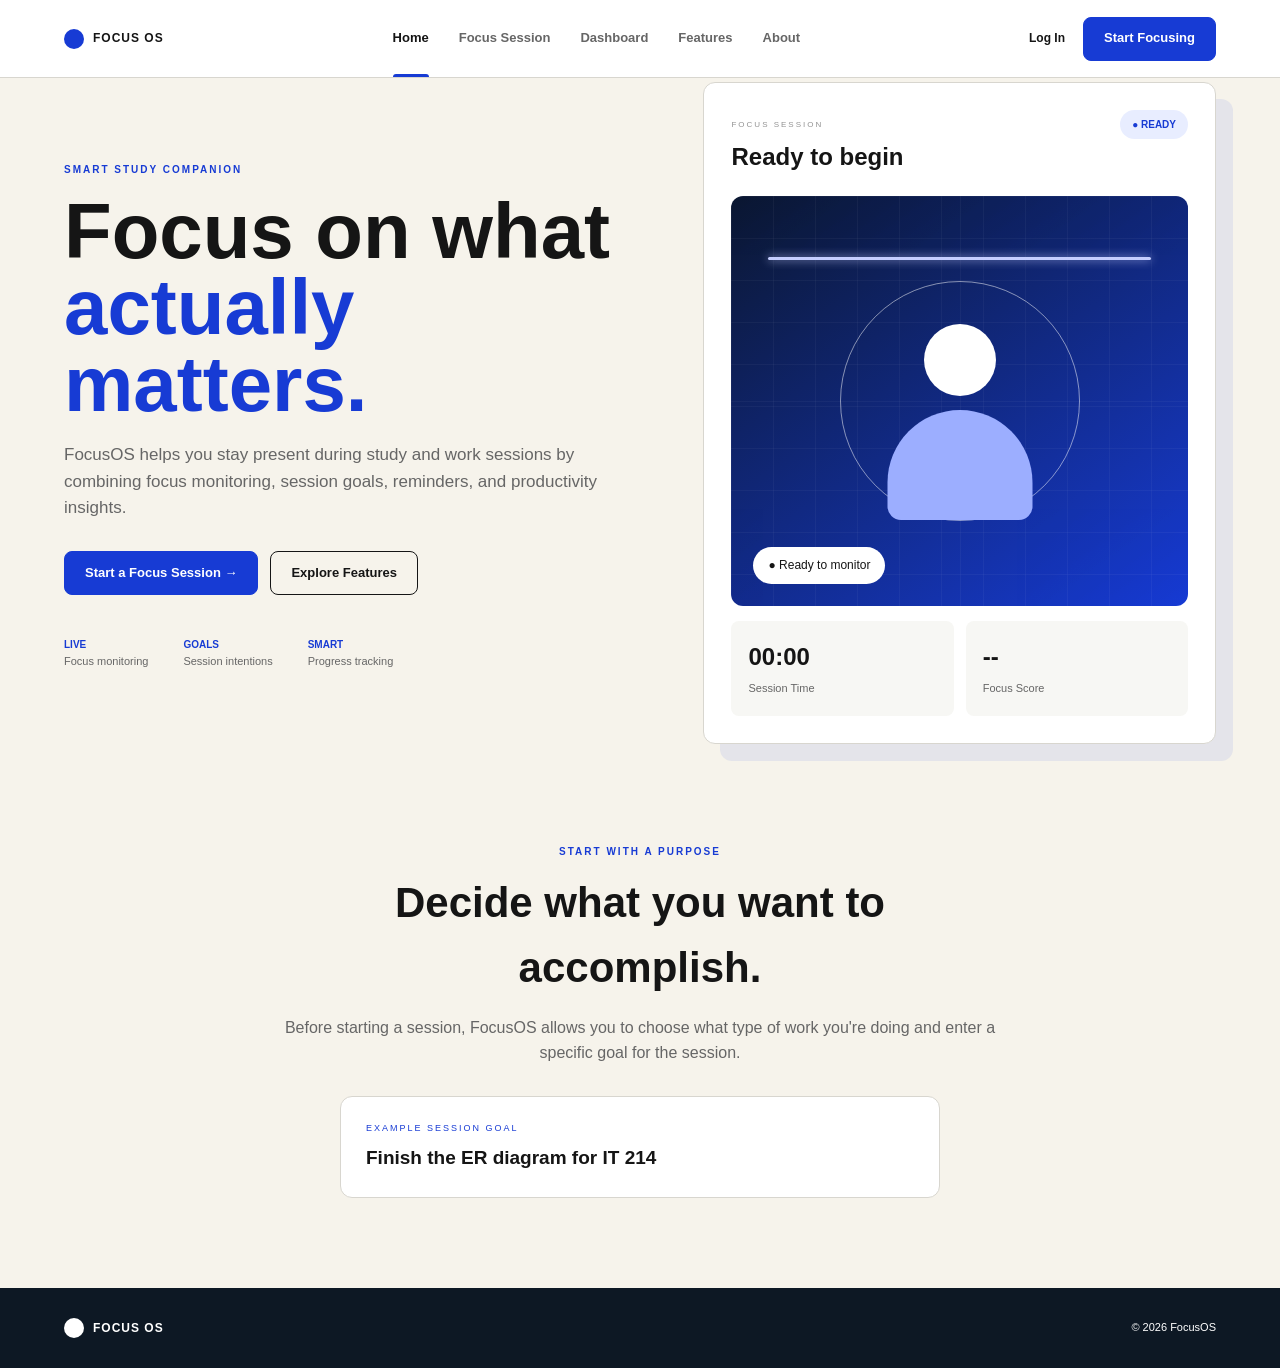
<file: index.html>
<!DOCTYPE html>
<html lang="en">

<head>

    <meta charset="UTF-8">

    <meta name="viewport"
          content="width=device-width, initial-scale=1.0">

    <title>FocusOS | Home</title>

    <link rel="stylesheet" href="style.css">

    <script src="script.js" defer></script>

</head>


<body>

<header class="main-header">

    <a href="index.html"
       class="brand-logo">

        <span class="logo-circle"></span>

        <strong>
            FOCUS OS
        </strong>

    </a>


    <nav class="main-nav">

        <a href="index.html"
           class="active">
            Home
        </a>

        <a href="session.html">
            Focus Session
        </a>

        <a href="dashboard.html">
            Dashboard
        </a>

        <a href="features.html">
            Features
        </a>

        <a href="about.html">
            About
        </a>

    </nav>


    <div class="header-actions">

        <a href="login.html"
           class="login-link">
            Log In
        </a>

        <a href="session.html"
           class="button-primary">
            Start Focusing
        </a>

    </div>

</header>


<main>

    <section class="home-hero">

        <div class="hero-copy">

            <span class="eyebrow">
                SMART STUDY COMPANION
            </span>

            <h1>
                Focus on what
                <em>actually matters.</em>
            </h1>

            <p>
                FocusOS helps you stay present during
                study and work sessions by combining
                focus monitoring, session goals,
                reminders, and productivity insights.
            </p>


            <div class="hero-actions">

                <a href="session.html"
                   class="button-primary">

                    Start a Focus Session →

                </a>


                <a href="features.html"
                   class="button-secondary">

                    Explore Features

                </a>

            </div>


            <div class="quick-benefits">

                <div>
                    <b>LIVE</b>
                    <span>Focus monitoring</span>
                </div>

                <div>
                    <b>GOALS</b>
                    <span>Session intentions</span>
                </div>

                <div>
                    <b>SMART</b>
                    <span>Progress tracking</span>
                </div>

            </div>

        </div>


        <div class="home-preview-card">

            <div class="preview-heading">

                <div>

                    <small>
                        FOCUS SESSION
                    </small>

                    <h2>
                        Ready to begin
                    </h2>

                </div>


                <span class="status-pill">
                    ● READY
                </span>

            </div>


            <div class="focus-visual">

                <div class="camera-grid"></div>

                <div class="scanner-line"></div>


                <div class="person-outline">

                    <div class="person-head"></div>

                    <div class="person-body"></div>

                </div>


                <div class="visual-status">
                    ● Ready to monitor
                </div>

            </div>


            <div class="preview-stats">

                <div>

                    <strong>
                        00:00
                    </strong>

                    <span>
                        Session Time
                    </span>

                </div>


                <div>

                    <strong>
                        --
                    </strong>

                    <span>
                        Focus Score
                    </span>

                </div>

            </div>

        </div>

    </section>


    <section class="content-section centered-section">

        <span class="eyebrow">
            START WITH A PURPOSE
        </span>

        <h2>
            Decide what you want to accomplish.
        </h2>

        <p>
            Before starting a session, FocusOS allows
            you to choose what type of work you're doing
            and enter a specific goal for the session.
        </p>


        <div class="goal-example">

            <small>
                EXAMPLE SESSION GOAL
            </small>

            <strong>
                Finish the ER diagram for IT 214
            </strong>

        </div>

    </section>

</main>


<footer class="site-footer">

    <div class="brand-logo light-brand">

        <span class="logo-circle"></span>

        <strong>
            FOCUS OS
        </strong>

    </div>

    <span>
        &copy; 2026 FocusOS
    </span>

</footer>

</body>
</html>
</file>
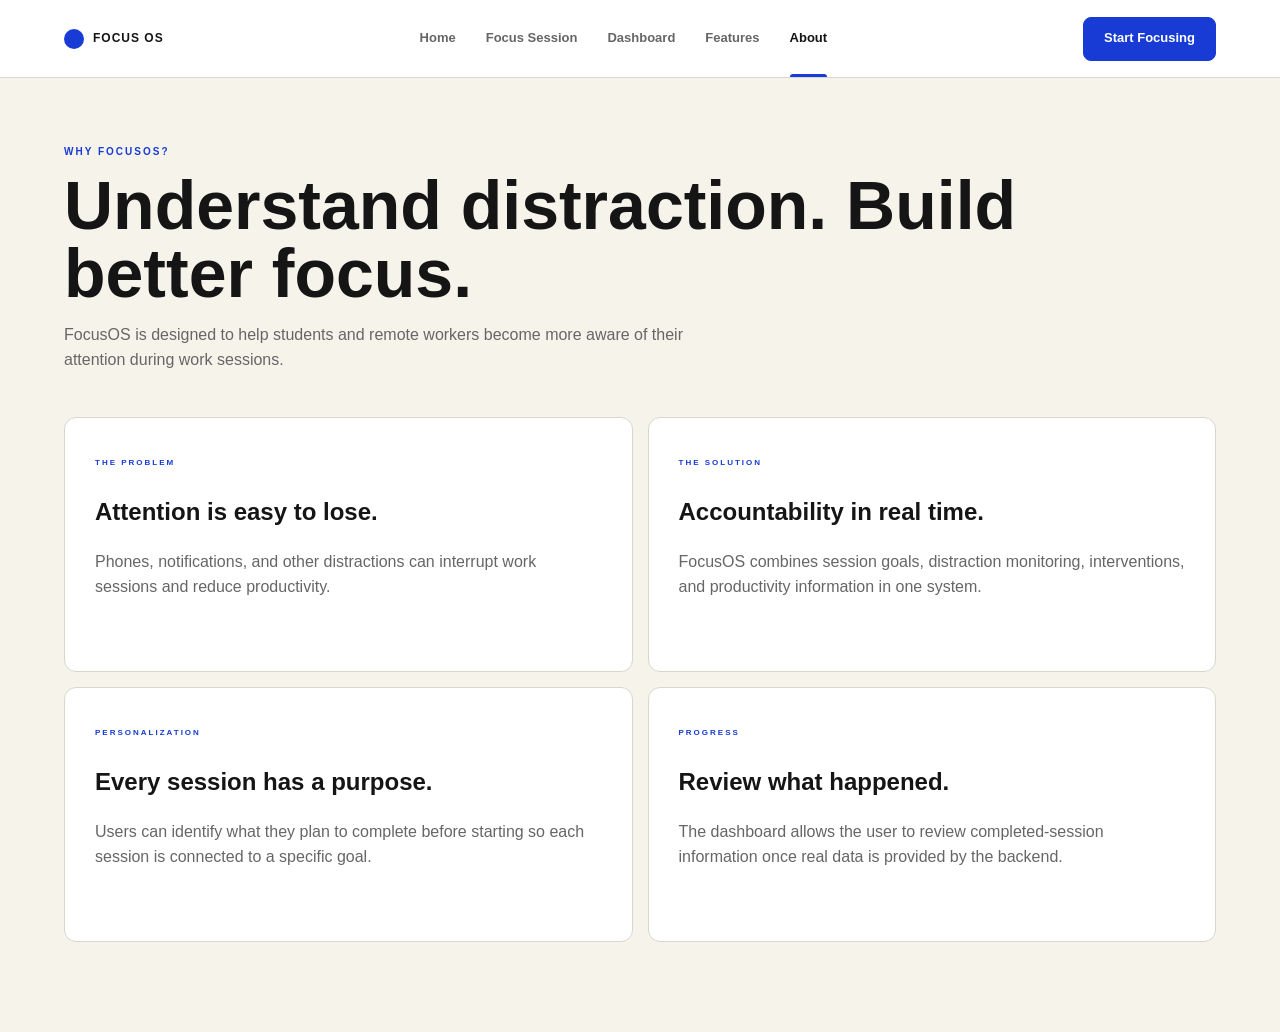
<file: about.html>
<!DOCTYPE html>
<html lang="en">

<head>

    <meta charset="UTF-8">

    <meta name="viewport"
          content="width=device-width, initial-scale=1.0">

    <title>FocusOS | About</title>

    <link rel="stylesheet" href="style.css">

    <script src="script.js" defer></script>

</head>

<body>

<header class="main-header">

    <a href="index.html"
       class="brand-logo">

        <span class="logo-circle"></span>

        <strong>
            FOCUS OS
        </strong>

    </a>


    <nav class="main-nav">

        <a href="index.html">
            Home
        </a>

        <a href="session.html">
            Focus Session
        </a>

        <a href="dashboard.html">
            Dashboard
        </a>

        <a href="features.html">
            Features
        </a>

        <a href="about.html"
           class="active">
            About
        </a>

    </nav>


    <a href="session.html"
       class="button-primary">

        Start Focusing

    </a>

</header>


<main class="standard-page">

    <section class="about-intro">

        <span class="eyebrow">
            WHY FOCUSOS?
        </span>

        <h1>
            Understand distraction.
            Build better focus.
        </h1>

        <p>
            FocusOS is designed to help
            students and remote workers
            become more aware of their
            attention during work sessions.
        </p>

    </section>


    <section class="about-grid">


        <article>

            <span class="about-label">
                THE PROBLEM
            </span>

            <h2>
                Attention is easy to lose.
            </h2>

            <p>
                Phones, notifications, and other
                distractions can interrupt work
                sessions and reduce productivity.
            </p>

        </article>


        <article>

            <span class="about-label">
                THE SOLUTION
            </span>

            <h2>
                Accountability in real time.
            </h2>

            <p>
                FocusOS combines session goals,
                distraction monitoring,
                interventions, and productivity
                information in one system.
            </p>

        </article>


        <article>

            <span class="about-label">
                PERSONALIZATION
            </span>

            <h2>
                Every session has a purpose.
            </h2>

            <p>
                Users can identify what they plan
                to complete before starting so
                each session is connected to a
                specific goal.
            </p>

        </article>


        <article>

            <span class="about-label">
                PROGRESS
            </span>

            <h2>
                Review what happened.
            </h2>

            <p>
                The dashboard allows the user to
                review completed-session information
                once real data is provided by
                the backend.
            </p>

        </article>

    </section>

</main>

</body>
</html>
</file>
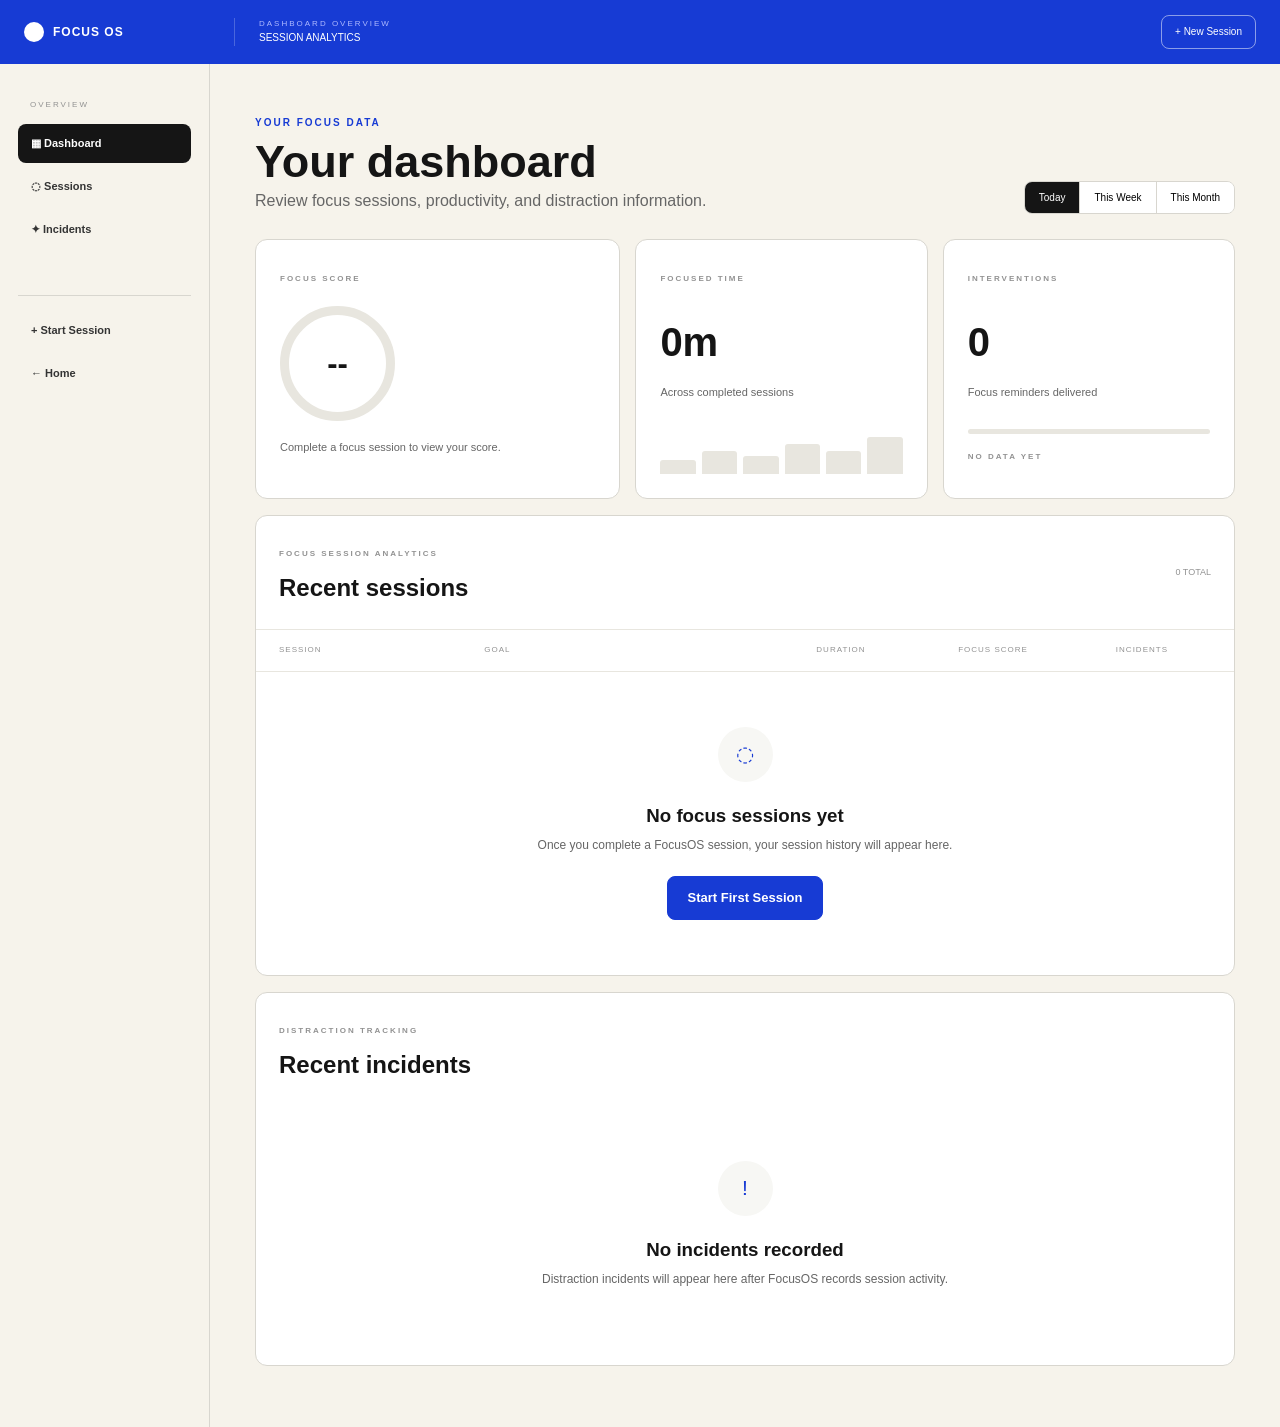
<file: dashboard.html>
<!DOCTYPE html>
<html lang="en">

<head>

    <meta charset="UTF-8">

    <meta name="viewport"
          content="width=device-width, initial-scale=1.0">

    <title>FocusOS | Dashboard</title>

    <link rel="stylesheet" href="style.css">

    <script src="script.js" defer></script>

</head>


<body class="dashboard-page">

<header class="dashboard-topbar">

    <a href="index.html"
       class="brand-logo light-brand">

        <span class="logo-circle"></span>

        <strong>
            FOCUS OS
        </strong>

    </a>


    <div class="topbar-label">

        <small>
            DASHBOARD OVERVIEW
        </small>

        <span>
            SESSION ANALYTICS
        </span>

    </div>


    <a href="session.html"
       class="topbar-action">

        + New Session

    </a>

</header>


<div class="dashboard-shell">


    <aside class="dashboard-sidebar">

        <small>
            OVERVIEW
        </small>


        <a href="#dashboardOverview"
           class="sidebar-link active">

            ▦ Dashboard

        </a>


        <a href="#sessionsArea"
           class="sidebar-link">

            ◌ Sessions

        </a>


        <a href="#incidentsArea"
           class="sidebar-link">

            ✦ Incidents

        </a>


        <div class="sidebar-bottom">

            <a href="session.html"
               class="sidebar-link">

                + Start Session

            </a>


            <a href="index.html"
               class="sidebar-link">

                ← Home

            </a>

        </div>

    </aside>


    <main
        class="dashboard-content"
        id="dashboardOverview">


        <section class="dashboard-title">

            <div>

                <span class="eyebrow">
                    YOUR FOCUS DATA
                </span>

                <h1>
                    Your dashboard
                </h1>

                <p>
                    Review focus sessions,
                    productivity, and distraction
                    information.
                </p>

            </div>


            <div class="period-buttons">

                <button
                    class="period-button active"
                    type="button">

                    Today

                </button>


                <button
                    class="period-button"
                    type="button">

                    This Week

                </button>


                <button
                    class="period-button"
                    type="button">

                    This Month

                </button>

            </div>

        </section>


        <section class="dashboard-metrics">


            <article class="dashboard-metric">

                <small>
                    FOCUS SCORE
                </small>


                <div class="score-circle">

                    <strong>
                        --
                    </strong>

                </div>


                <p>
                    Complete a focus session
                    to view your score.
                </p>

            </article>


            <article class="dashboard-metric">

                <small>
                    FOCUSED TIME
                </small>


                <strong class="big-stat">
                    0m
                </strong>


                <p>
                    Across completed sessions
                </p>


                <div class="blank-chart">

                    <span></span>
                    <span></span>
                    <span></span>
                    <span></span>
                    <span></span>
                    <span></span>

                </div>

            </article>


            <article class="dashboard-metric">

                <small>
                    INTERVENTIONS
                </small>


                <strong class="big-stat">
                    0
                </strong>


                <p>
                    Focus reminders delivered
                </p>


                <div class="recovery-line">

                    <span></span>

                </div>


                <small>
                    NO DATA YET
                </small>

            </article>

        </section>


        <section
            class="dashboard-panel"
            id="sessionsArea">

            <div class="panel-title">

                <div>

                    <small>
                        FOCUS SESSION ANALYTICS
                    </small>

                    <h2>
                        Recent sessions
                    </h2>

                </div>


                <span>
                    0 TOTAL
                </span>

            </div>


            <div class="session-table-header">

                <span>SESSION</span>
                <span>GOAL</span>
                <span>DURATION</span>
                <span>FOCUS SCORE</span>
                <span>INCIDENTS</span>

            </div>


            <div class="empty-state">

                <div class="empty-icon">
                    ◌
                </div>

                <h3>
                    No focus sessions yet
                </h3>

                <p>
                    Once you complete a FocusOS
                    session, your session history
                    will appear here.
                </p>


                <a href="session.html"
                   class="button-primary">

                    Start First Session

                </a>

            </div>

        </section>


        <section
            class="dashboard-panel"
            id="incidentsArea">

            <div class="panel-title">

                <div>

                    <small>
                        DISTRACTION TRACKING
                    </small>

                    <h2>
                        Recent incidents
                    </h2>

                </div>

            </div>


            <div class="empty-state">

                <div class="empty-icon">
                    !
                </div>

                <h3>
                    No incidents recorded
                </h3>

                <p>
                    Distraction incidents will
                    appear here after FocusOS
                    records session activity.
                </p>

            </div>

        </section>

    </main>

</div>

</body>
</html>
</file>
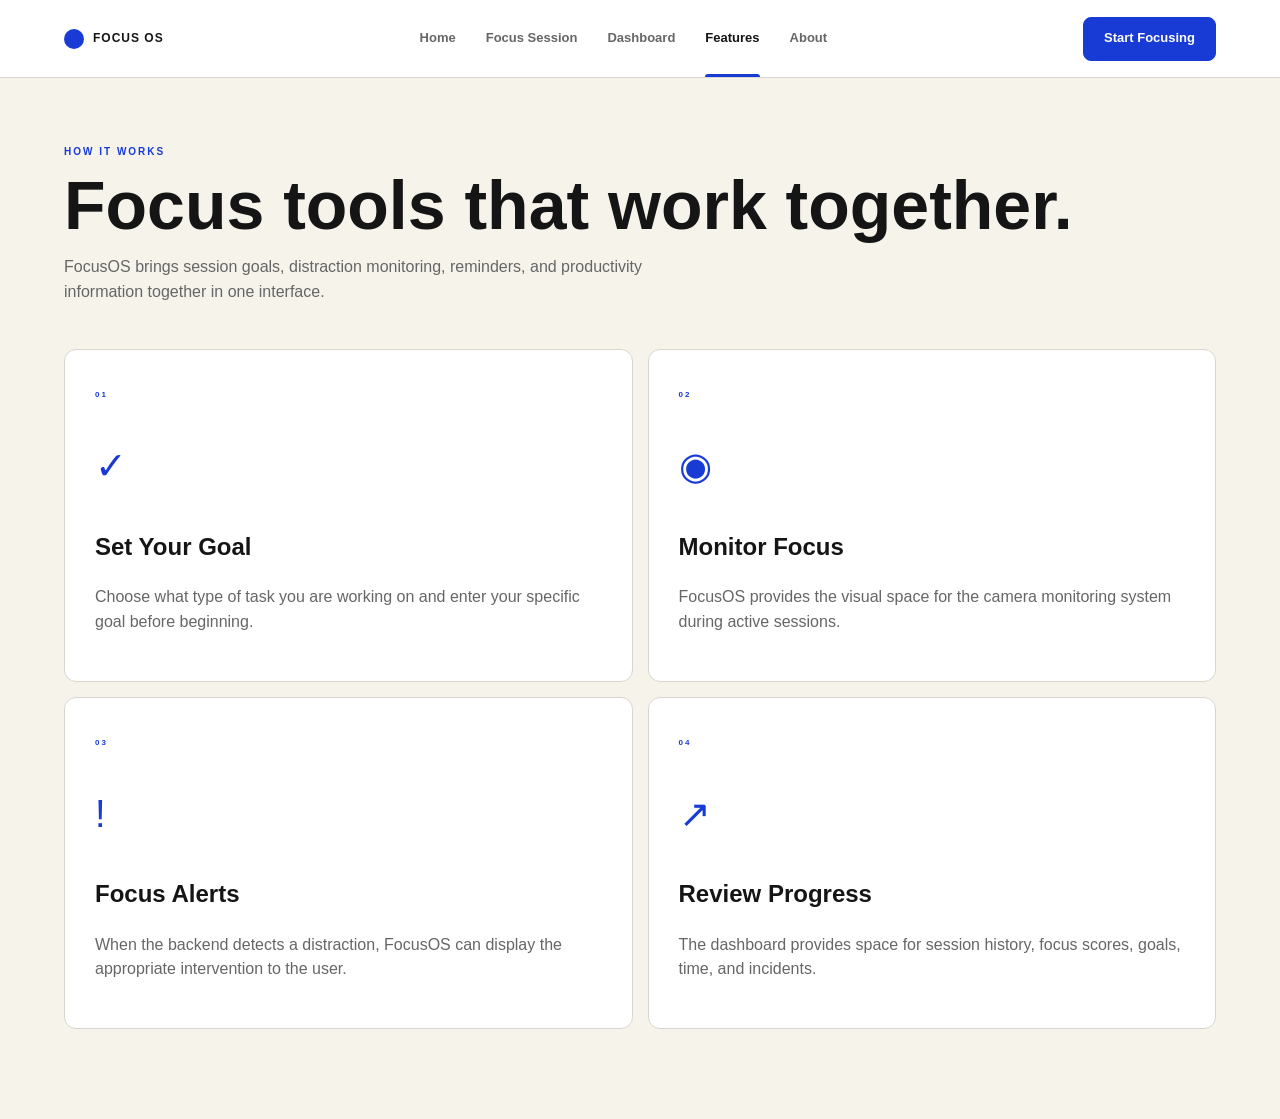
<file: features.html>
<!DOCTYPE html>
<html lang="en">

<head>

    <meta charset="UTF-8">

    <meta name="viewport"
          content="width=device-width, initial-scale=1.0">

    <title>FocusOS | Features</title>

    <link rel="stylesheet" href="style.css">

    <script src="script.js" defer></script>

</head>

<body>

<header class="main-header">

    <a href="index.html"
       class="brand-logo">

        <span class="logo-circle"></span>

        <strong>
            FOCUS OS
        </strong>

    </a>


    <nav class="main-nav">

        <a href="index.html">
            Home
        </a>

        <a href="session.html">
            Focus Session
        </a>

        <a href="dashboard.html">
            Dashboard
        </a>

        <a href="features.html"
           class="active">
            Features
        </a>

        <a href="about.html">
            About
        </a>

    </nav>


    <a href="session.html"
       class="button-primary">

        Start Focusing

    </a>

</header>


<main class="standard-page">

    <section class="page-heading">

        <span class="eyebrow">
            HOW IT WORKS
        </span>

        <h1>
            Focus tools that work together.
        </h1>

        <p>
            FocusOS brings session goals,
            distraction monitoring, reminders,
            and productivity information together
            in one interface.
        </p>

    </section>


    <section class="feature-grid">


        <article class="feature-card">

            <span class="feature-number">
                01
            </span>

            <div class="feature-symbol">
                ✓
            </div>

            <h2>
                Set Your Goal
            </h2>

            <p>
                Choose what type of task you are
                working on and enter your specific
                goal before beginning.
            </p>

        </article>


        <article class="feature-card">

            <span class="feature-number">
                02
            </span>

            <div class="feature-symbol">
                ◉
            </div>

            <h2>
                Monitor Focus
            </h2>

            <p>
                FocusOS provides the visual space
                for the camera monitoring system
                during active sessions.
            </p>

        </article>


        <article class="feature-card">

            <span class="feature-number">
                03
            </span>

            <div class="feature-symbol">
                !
            </div>

            <h2>
                Focus Alerts
            </h2>

            <p>
                When the backend detects a distraction,
                FocusOS can display the appropriate
                intervention to the user.
            </p>

        </article>


        <article class="feature-card">

            <span class="feature-number">
                04
            </span>

            <div class="feature-symbol">
                ↗
            </div>

            <h2>
                Review Progress
            </h2>

            <p>
                The dashboard provides space for
                session history, focus scores,
                goals, time, and incidents.
            </p>

        </article>

    </section>

</main>

</body>
</html>
</file>
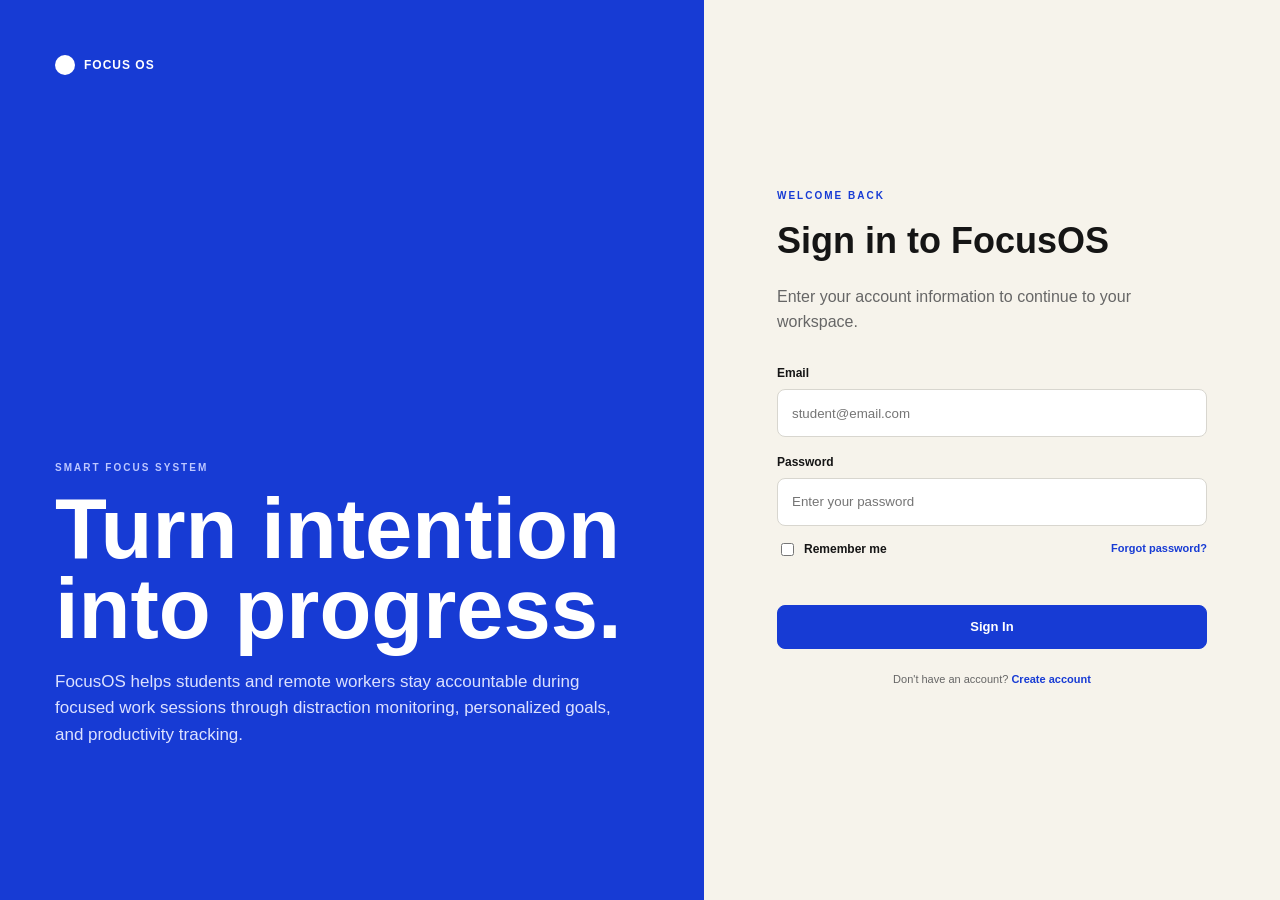
<file: login.html>
<!DOCTYPE html>
<html lang="en">

<head>
    <meta charset="UTF-8">

    <meta name="viewport"
          content="width=device-width, initial-scale=1.0">

    <title>FocusOS | Login</title>

    <link rel="stylesheet" href="style.css">

    <script src="script.js" defer></script>
</head>


<body class="login-page">

<main class="login-layout">

    <!-- LEFT SIDE -->

    <section class="login-brand">

        <a href="index.html"
           class="brand-logo light-brand">

            <span class="logo-circle"></span>

            <strong>
                FOCUS OS
            </strong>

        </a>


        <div class="login-message">

            <span class="eyebrow light-eyebrow">
                SMART FOCUS SYSTEM
            </span>

            <h1>
                Turn intention
                into progress.
            </h1>

            <p>
                FocusOS helps students and remote workers
                stay accountable during focused work sessions
                through distraction monitoring, personalized
                goals, and productivity tracking.
            </p>

        </div>

    </section>


    <!-- LOGIN FORM -->

    <section class="login-panel">

        <form
            id="loginForm"
            class="login-card">

            <span class="eyebrow">
                WELCOME BACK
            </span>

            <h2>
                Sign in to FocusOS
            </h2>

            <p>
                Enter your account information to
                continue to your workspace.
            </p>


            <!-- ERROR MESSAGE -->

            <div
                id="loginError"
                class="login-error hidden"
                role="alert">

                <strong>
                    Sign in failed
                </strong>

                <span id="loginErrorText">
                    We couldn't find an account with those login details.
                </span>

            </div>


            <!-- EMAIL -->

            <label for="email">
                Email
            </label>

            <input
                id="email"
                name="email"
                type="email"
                placeholder="student@email.com"
                autocomplete="email"
                required
            >


            <!-- PASSWORD -->

            <label for="password">
                Password
            </label>

            <input
                id="password"
                name="password"
                type="password"
                placeholder="Enter your password"
                autocomplete="current-password"
                required
            >


            <div class="login-options">

                <label class="remember-option">

                    <input
                        id="rememberMe"
                        type="checkbox">

                    Remember me

                </label>


                <a href="#">
                    Forgot password?
                </a>

            </div>


            <button
                type="submit"
                class="button-primary full-button">

                Sign In

            </button>


            <p class="signup-text">

                Don't have an account?

                <a href="#">
                    Create account
                </a>

            </p>

        </form>

    </section>

</main>

</body>
</html>
</file>
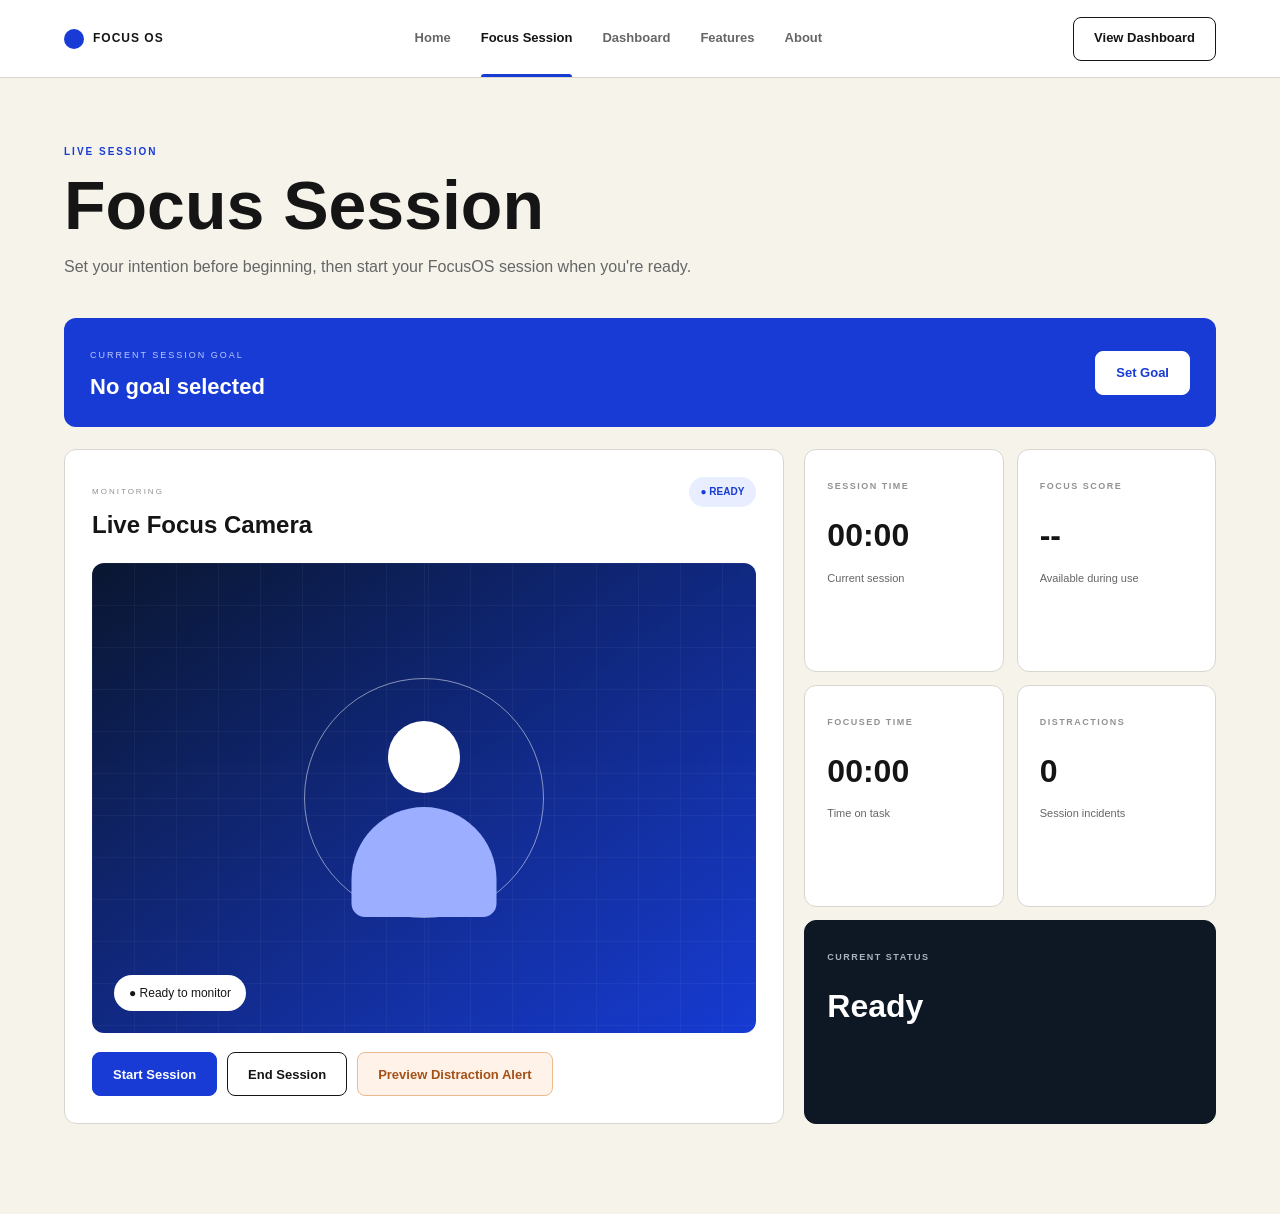
<file: session.html>
<!DOCTYPE html>
<html lang="en">

<head>

    <meta charset="UTF-8">

    <meta name="viewport"
          content="width=device-width, initial-scale=1.0">

    <title>FocusOS | Focus Session</title>

    <link rel="stylesheet" href="style.css">

    <script src="script.js" defer></script>

</head>


<body>

<header class="main-header">

    <a href="index.html"
       class="brand-logo">

        <span class="logo-circle"></span>

        <strong>
            FOCUS OS
        </strong>

    </a>


    <nav class="main-nav">

        <a href="index.html">
            Home
        </a>

        <a href="session.html"
           class="active">
            Focus Session
        </a>

        <a href="dashboard.html">
            Dashboard
        </a>

        <a href="features.html">
            Features
        </a>

        <a href="about.html">
            About
        </a>

    </nav>


    <a href="dashboard.html"
       class="button-secondary">

        View Dashboard

    </a>

</header>


<main class="session-page">

    <section class="page-heading">

        <span class="eyebrow">
            LIVE SESSION
        </span>

        <h1>
            Focus Session
        </h1>

        <p>
            Set your intention before beginning,
            then start your FocusOS session when
            you're ready.
        </p>

    </section>


    <section class="goal-banner">

        <div>

            <small>
                CURRENT SESSION GOAL
            </small>

            <h2 id="currentGoalDisplay">
                No goal selected
            </h2>

        </div>


        <button
            id="changeGoalButton"
            class="button-light"
            type="button">

            Set Goal

        </button>

    </section>


    <section class="session-layout">


        <article class="session-camera-card">

            <div class="card-heading">

                <div>

                    <small>
                        MONITORING
                    </small>

                    <h2>
                        Live Focus Camera
                    </h2>

                </div>


                <span
                    id="cameraStatus"
                    class="status-pill">

                    ● READY

                </span>

            </div>


            <div class="focus-camera">

                <div class="camera-grid"></div>


                <div
                    id="sessionScan"
                    class="scanner-line hidden">
                </div>


                <div class="person-outline">

                    <div class="person-head"></div>

                    <div class="person-body"></div>

                </div>


                <div
                    id="monitorMessage"
                    class="visual-status">

                    ● Ready to monitor

                </div>

            </div>


            <div class="session-buttons">

                <button
                    id="startButton"
                    class="button-primary"
                    type="button">

                    Start Session

                </button>


                <button
                    id="endButton"
                    class="button-secondary"
                    type="button">

                    End Session

                </button>


                <button
                    id="alertButton"
                    class="button-warning"
                    type="button">

                    Preview Distraction Alert

                </button>

            </div>

        </article>


        <aside class="session-stat-grid">


            <div class="metric-card">

                <small>
                    SESSION TIME
                </small>

                <strong>
                    00:00
                </strong>

                <span>
                    Current session
                </span>

            </div>


            <div class="metric-card">

                <small>
                    FOCUS SCORE
                </small>

                <strong>
                    --
                </strong>

                <span>
                    Available during use
                </span>

            </div>


            <div class="metric-card">

                <small>
                    FOCUSED TIME
                </small>

                <strong>
                    00:00
                </strong>

                <span>
                    Time on task
                </span>

            </div>


            <div class="metric-card">

                <small>
                    DISTRACTIONS
                </small>

                <strong>
                    0
                </strong>

                <span>
                    Session incidents
                </span>

            </div>


            <div class="metric-card wide-metric">

                <small>
                    CURRENT STATUS
                </small>

                <strong id="currentStatus">
                    Ready
                </strong>

            </div>

        </aside>

    </section>

</main>


<!-- GOAL MODAL -->

<div
    id="goalModal"
    class="modal hidden"
    aria-hidden="true">

    <div
        class="modal-card"
        role="dialog"
        aria-modal="true"
        aria-labelledby="goalModalTitle">


        <button
            id="closeGoalModal"
            class="modal-close"
            type="button"
            aria-label="Close">

            ×

        </button>


        <span class="eyebrow">
            SESSION INTENTION
        </span>


        <h2 id="goalModalTitle">
            What are you working on?
        </h2>


        <p>
            Select a category and describe what
            you want to complete during this session.
        </p>


        <label for="goalType">
            Goal Type
        </label>


        <select id="goalType">

            <option value="">
                Select a goal type
            </option>

            <option value="assignment">
                Finish an assignment
            </option>

            <option value="study">
                Study / review
            </option>

            <option value="paper">
                Write a paper or report
            </option>

            <option value="coding">
                Coding or lab work
            </option>

            <option value="reading">
                Assigned reading
            </option>

            <option value="other">
                Other
            </option>

        </select>


        <label for="goalText">
            Specific Goal
        </label>


        <input
            id="goalText"
            type="text"
            placeholder="Example: Finish the ER diagram for IT 214"
        >


        <button
            id="saveGoalButton"
            class="button-primary full-button"
            type="button">

            Use This Goal

        </button>

    </div>

</div>


<!-- ALERT PREVIEW -->

<div
    id="distractionAlert"
    class="toast-alert hidden">

    <div>

        <span class="alert-label">
            FOCUS ALERT
        </span>

        <strong>
            Distraction detected
        </strong>

        <p>
            Return your attention to your
            current session goal.
        </p>

    </div>


    <button
        id="closeAlert"
        type="button">

        ×

    </button>

</div>


</body>
</html>
</file>
<file: style.css>
:root {

    --blue: #173bd4;
    --blue-dark: #102ba8;
    --blue-light: #e8edff;

    --navy: #0d1824;

    --cream: #f6f3eb;
    --white: #ffffff;

    --black: #151515;

    --gray-900: #343434;
    --gray-700: #666666;
    --gray-500: #929292;
    --gray-300: #d8d6cf;
    --gray-200: #e8e6df;
    --gray-100: #f7f7f4;

    --orange: #db7a35;

    --radius-small: 8px;
    --radius-medium: 12px;
    --radius-large: 16px;

    --page-width: 1200px;
}


/* RESET */

* {
    box-sizing: border-box;
}

html {
    scroll-behavior: smooth;
}

body {
    margin: 0;

    background: var(--cream);

    color: var(--black);

    font-family:
        Arial,
        Helvetica,
        sans-serif;

    line-height: 1.55;
}

button,
input,
select {
    font-family:
        Arial,
        Helvetica,
        sans-serif;
}

a {
    color: inherit;
    text-decoration: none;
}

button {
    cursor: pointer;
}

.hidden {
    display: none !important;
}


/* BRAND */

.brand-logo {
    display: inline-flex;
    align-items: center;

    gap: 9px;

    color: var(--black);

    font-size: 12px;
    font-weight: bold;

    letter-spacing: 1px;
}

.logo-circle {
    width: 20px;
    height: 20px;

    display: inline-block;

    background: var(--blue);

    border-radius: 50%;
}

.light-brand {
    color: var(--white);
}

.light-brand .logo-circle {
    background: var(--white);
}


/* HEADER */

.main-header {
    min-height: 78px;

    padding: 0 5%;

    display: grid;

    grid-template-columns:
        auto 1fr auto;

    align-items: center;

    gap: 35px;

    background: var(--white);

    border-bottom:
        1px solid var(--gray-300);
}

.main-nav {
    display: flex;
    justify-content: center;

    gap: 30px;
}

.main-nav a {
    position: relative;

    padding: 28px 0;

    color: var(--gray-700);

    font-size: 13px;
    font-weight: 600;
}

.main-nav a:hover,
.main-nav a.active {
    color: var(--black);
}

.main-nav a.active::after {
    content: "";

    position: absolute;

    left: 0;
    right: 0;
    bottom: 0;

    height: 3px;

    background: var(--blue);

    border-radius:
        3px 3px 0 0;
}

.header-actions {
    display: flex;

    align-items: center;

    gap: 18px;
}

.login-link {
    font-size: 12px;
    font-weight: bold;
}


/* BUTTONS */

.button-primary,
.button-secondary,
.button-light,
.button-warning {
    min-height: 44px;

    padding: 0 20px;

    display: inline-flex;

    align-items: center;
    justify-content: center;

    border-radius: var(--radius-small);

    font-size: 13px;
    font-weight: 600;

    transition: 0.2s ease;
}

.button-primary {
    background: var(--blue);
    color: var(--white);

    border:
        1px solid var(--blue);
}

.button-primary:hover {
    background: var(--blue-dark);
}

.button-secondary {
    background: transparent;
    color: var(--black);

    border:
        1px solid var(--black);
}

.button-secondary:hover {
    background: var(--black);
    color: var(--white);
}

.button-light {
    background: var(--white);
    color: var(--blue);

    border:
        1px solid var(--white);
}

.button-light:hover {
    background: var(--blue-light);
}

.button-warning {
    background: #fff3e9;

    color: #a45118;

    border:
        1px solid #edb98f;
}

.button-warning:hover {
    background: #ffe5d0;
}

.full-button {
    width: 100%;
    margin-top: 24px;
}


/* TYPOGRAPHY */

.eyebrow {
    display: inline-block;

    color: var(--blue);

    font-size: 10px;
    font-weight: 700;

    letter-spacing: 2px;
}

.light-eyebrow {
    color: #bdc7ff;
}

.page-heading h1,
.about-intro h1 {
    margin: 8px 0 12px;

    font-size:
        clamp(46px, 6vw, 68px);

    line-height: 1;

    font-weight: 700;
}

.page-heading p,
.about-intro p {
    max-width: 650px;

    margin-bottom: 0;

    color: var(--gray-700);

    font-size: 16px;
}


/* HOME */

.home-hero {
    width:
        min(90%, var(--page-width));

    min-height: 670px;

    margin: auto;

    display: grid;

    grid-template-columns:
        1fr 0.9fr;

    gap: 70px;

    align-items: center;
}

.hero-copy h1 {
    margin: 12px 0 20px;

    font-size:
        clamp(50px, 7vw, 78px);

    line-height: 0.98;
}

.hero-copy h1 em {
    display: block;

    color: var(--blue);

    font-style: normal;
    font-weight: 700;
}

.hero-copy > p {
    max-width: 590px;

    color: var(--gray-700);

    font-size: 17px;
}

.hero-actions {
    display: flex;

    gap: 12px;

    margin-top: 30px;
}

.quick-benefits {
    display: flex;

    gap: 35px;

    margin-top: 42px;
}

.quick-benefits div {
    display: flex;
    flex-direction: column;
}

.quick-benefits b {
    color: var(--blue);

    font-size: 10px;
}

.quick-benefits span {
    color: var(--gray-700);

    font-size: 11px;
}


/* HOME PREVIEW */

.home-preview-card {
    padding: 27px;

    background: var(--white);

    border:
        1px solid var(--gray-300);

    border-radius:
        var(--radius-medium);

    box-shadow:
        17px 17px 0
        rgba(23, 59, 212, 0.08);
}

.preview-heading {
    display: flex;

    justify-content: space-between;

    align-items: start;

    margin-bottom: 20px;
}

.preview-heading small,
.card-heading small {
    color: var(--gray-500);

    font-size: 8px;

    letter-spacing: 2px;
}

.preview-heading h2,
.card-heading h2 {
    margin: 4px 0 0;
}

.status-pill {
    padding: 7px 12px;

    background: var(--blue-light);

    color: var(--blue);

    border-radius: 22px;

    font-size: 10px;
    font-weight: 700;
}


/* CAMERA AREA */

.focus-visual,
.focus-camera {
    position: relative;

    height: 410px;

    overflow: hidden;

    background:
        linear-gradient(
            145deg,
            #0b1731,
            #173bd4
        );

    border-radius:
        var(--radius-medium);
}


/* GRID */

.camera-grid {
    position: absolute;

    inset: 0;

    opacity: 0.22;

    background-image:

        linear-gradient(
            rgba(255,255,255,0.18) 1px,
            transparent 1px
        ),

        linear-gradient(
            90deg,
            rgba(255,255,255,0.18) 1px,
            transparent 1px
        );

    background-size:
        42px 42px;

    z-index: 0;
}

.camera-grid::before {
    content: "";

    position: absolute;

    left: 50%;
    top: 0;

    width: 1px;
    height: 100%;

    background:
        rgba(255,255,255,0.18);
}

.camera-grid::after {
    content: "";

    position: absolute;

    top: 50%;
    left: 0;

    width: 100%;
    height: 1px;

    background:
        rgba(255,255,255,0.18);
}


/* PERSON */

.person-outline {
    position: absolute;

    z-index: 1;

    left: 50%;
    top: 50%;

    width: 240px;
    height: 240px;

    transform:
        translate(-50%, -50%);

    border:
        1px solid
        rgba(255,255,255,0.5);

    border-radius: 50%;
}

.person-head {
    position: absolute;

    left: 50%;
    top: 42px;

    width: 72px;
    height: 72px;

    transform:
        translateX(-50%);

    background: var(--white);

    border-radius: 50%;
}

.person-body {
    position: absolute;

    left: 50%;
    bottom: 0;

    width: 145px;
    height: 110px;

    transform:
        translateX(-50%);

    background: #9caeff;

    border-radius:
        75px 75px
        14px 14px;
}


/* SCAN BAR */

.scanner-line {
    position: absolute;

    z-index: 3;

    left: 8%;

    width: 84%;
    height: 3px;

    top: 15%;

    background: #c5ceff;

    border-radius: 5px;

    box-shadow:
        0 0 10px
        rgba(197,206,255,0.9);

    animation:
        scannerMove
        2.8s
        ease-in-out
        infinite alternate;
}

@keyframes scannerMove {

    from {
        top: 16%;
    }

    to {
        top: 84%;
    }
}


.visual-status {
    position: absolute;

    z-index: 4;

    left: 22px;
    bottom: 22px;

    padding: 9px 15px;

    background: var(--white);

    color: var(--black);

    border-radius: 22px;

    font-size: 12px;
}


/* PREVIEW STATS */

.preview-stats {
    display: grid;

    grid-template-columns:
        1fr 1fr;

    gap: 12px;

    margin-top: 15px;
}

.preview-stats div {
    padding: 17px;

    background: var(--gray-100);

    border-radius:
        var(--radius-small);
}

.preview-stats strong {
    display: block;

    font-size: 24px;
}

.preview-stats span {
    color: var(--gray-700);

    font-size: 11px;
}


/* HOME CONTENT */

.content-section {
    padding: 90px 5%;
}

.centered-section {
    max-width: 850px;

    margin: auto;

    text-align: center;
}

.centered-section h2 {
    margin: 7px 0 15px;

    font-size: 42px;
}

.centered-section p {
    color: var(--gray-700);

    font-size: 16px;
}

.goal-example {
    max-width: 600px;

    margin: 30px auto 0;

    padding: 25px;

    background: var(--white);

    border:
        1px solid var(--gray-300);

    border-radius:
        var(--radius-medium);

    text-align: left;
}

.goal-example small {
    display: block;

    margin-bottom: 7px;

    color: var(--blue);

    font-size: 9px;

    letter-spacing: 2px;
}

.goal-example strong {
    font-size: 19px;
}


/* LOGIN */

.login-page {
    min-height: 100vh;
}

.login-layout {
    min-height: 100vh;

    display: grid;

    grid-template-columns:
        1.1fr 0.9fr;
}

.login-brand {
    padding: 55px;

    background: var(--blue);

    color: var(--white);

    display: flex;

    flex-direction: column;

    justify-content: space-between;
}

.login-message {
    max-width: 620px;

    margin-bottom: 80px;
}

.login-message h1 {
    margin: 10px 0 20px;

    font-size:
        clamp(55px, 7vw, 85px);

    line-height: 0.94;
}

.login-message p {
    max-width: 570px;

    color: #dce1ff;

    font-size: 17px;
}

.login-panel {
    display: flex;

    align-items: center;

    justify-content: center;

    padding: 50px;
}

.login-card {
    width: 100%;

    max-width: 430px;
}

.login-card h2 {
    margin: 6px 0;

    font-size: 36px;
}

.login-card > p {
    margin-bottom: 30px;

    color: var(--gray-700);
}

.login-card label,
.modal-card label {
    display: block;

    margin: 16px 0 6px;

    font-size: 12px;
    font-weight: 600;
}

.login-card input,
.modal-card input,
.modal-card select {
    width: 100%;

    min-height: 48px;

    padding: 0 14px;

    background: var(--white);

    border:
        1px solid var(--gray-300);

    border-radius:
        var(--radius-small);

    outline: none;
}

.login-card input:focus,
.modal-card input:focus,
.modal-card select:focus {
    border-color: var(--blue);
}

.login-options {
    margin: 14px 0 22px;

    display: flex;

    justify-content: space-between;

    font-size: 11px;
}

.remember-option {
    margin: 0 !important;

    display: flex !important;

    align-items: center;

    gap: 7px;
}

.remember-option input {
    width: auto;

    min-height: auto;
}

.login-options a,
.signup-text a {
    color: var(--blue);

    font-weight: bold;
}

.signup-text {
    margin-top: 22px;

    text-align: center;

    font-size: 11px;
}


/* SHARED PAGE WIDTH */

.session-page,
.standard-page {
    width:
        min(90%, var(--page-width));

    margin: auto;

    padding: 60px 0 90px;
}


/* GOAL BANNER */

.goal-banner {
    margin: 38px 0 22px;

    padding: 23px 26px;

    display: flex;

    justify-content: space-between;

    align-items: center;

    gap: 20px;

    background: var(--blue);

    color: var(--white);

    border-radius:
        var(--radius-medium);
}

.goal-banner small {
    color: #bdc8ff;

    font-size: 9px;

    letter-spacing: 2px;
}

.goal-banner h2 {
    margin: 5px 0 0;

    font-size: 22px;
}


/* SESSION */

.session-layout {
    display: grid;

    grid-template-columns:
        1.4fr 0.8fr;

    gap: 20px;
}

.session-camera-card {
    padding: 27px;

    background: var(--white);

    border:
        1px solid var(--gray-300);

    border-radius:
        var(--radius-medium);
}

.card-heading {
    display: flex;

    justify-content: space-between;

    align-items: start;

    margin-bottom: 20px;
}

.card-heading h2 {
    font-size: 24px;
}

.focus-camera {
    height: 470px;
}

.session-buttons {
    display: flex;

    flex-wrap: wrap;

    gap: 10px;

    margin-top: 19px;
}


/* SESSION METRICS */

.session-stat-grid {
    display: grid;

    grid-template-columns:
        1fr 1fr;

    gap: 13px;
}

.metric-card {
    min-height: 145px;

    padding: 22px;

    background: var(--white);

    border:
        1px solid var(--gray-300);

    border-radius:
        var(--radius-medium);
}

.metric-card small {
    color: var(--gray-500);

    font-size: 9px;
    font-weight: 600;

    letter-spacing: 1.5px;
}

.metric-card strong {
    display: block;

    margin: 14px 0 4px;

    font-size: 32px;
}

.metric-card span {
    color: var(--gray-700);

    font-size: 11px;
}

.wide-metric {
    grid-column:
        1 / -1;

    background: var(--navy);

    color: var(--white);

    border-color: var(--navy);
}

.wide-metric small {
    color: #a8b4c0;
}


/* MODAL */

.modal {
    position: fixed;

    inset: 0;

    z-index: 1000;

    padding: 20px;

    display: flex;

    align-items: center;
    justify-content: center;

    background:
        rgba(0, 0, 0, 0.52);
}

.modal-card {
    position: relative;

    width:
        min(100%, 600px);

    padding: 38px;

    background: var(--cream);

    border-top:
        7px solid var(--blue);

    border-radius:
        var(--radius-medium);

    box-shadow:
        0 25px 70px
        rgba(0, 0, 0, 0.25);
}

.modal-card h2 {
    margin: 7px 0 10px;

    font-size: 34px;
}

.modal-card > p {
    color: var(--gray-700);

    font-size: 15px;
}

.modal-close {
    position: absolute;

    z-index: 20;

    top: 16px;
    right: 16px;

    width: 40px;
    height: 40px;

    padding: 0;

    display: flex;

    align-items: center;
    justify-content: center;

    background: transparent;

    color: var(--black);

    border: none;

    border-radius: 50%;

    font-size: 30px;

    line-height: 1;
}

.modal-close:hover {
    background: var(--gray-200);
}


/* ALERT */

.toast-alert {
    position: fixed;

    z-index: 1200;

    right: 25px;
    bottom: 25px;

    width:
        min(90%, 450px);

    padding: 20px;

    display: flex;

    justify-content: space-between;

    gap: 15px;

    background: var(--navy);

    color: var(--white);

    border-left:
        5px solid var(--orange);

    border-radius:
        var(--radius-small);

    box-shadow:
        0 15px 40px
        rgba(0,0,0,0.25);
}

.alert-label {
    display: block;

    margin-bottom: 6px;

    color: #ffb983;

    font-size: 8px;

    letter-spacing: 2px;
}

.toast-alert p {
    margin: 4px 0 0;

    color: #d5dde4;

    font-size: 12px;
}

.toast-alert button {
    background: transparent;

    color: var(--white);

    border: none;

    font-size: 22px;
}


/* DASHBOARD */

.dashboard-page {
    background: var(--cream);
}

.dashboard-topbar {
    min-height: 64px;

    padding: 0 24px;

    display: grid;

    grid-template-columns:
        210px 1fr auto;

    align-items: center;

    background: var(--blue);

    color: var(--white);
}

.topbar-label {
    padding-left: 24px;

    display: flex;

    flex-direction: column;

    border-left:
        1px solid
        rgba(255,255,255,0.22);
}

.topbar-label small {
    color: #aeb9ff;

    font-size: 8px;

    letter-spacing: 2px;
}

.topbar-label span {
    font-size: 10px;
}

.topbar-action {
    padding: 8px 13px;

    border:
        1px solid
        rgba(255,255,255,0.5);

    border-radius:
        var(--radius-small);

    font-size: 10px;
}

.dashboard-shell {
    min-height:
        calc(100vh - 64px);

    display: grid;

    grid-template-columns:
        210px 1fr;
}

.dashboard-sidebar {
    padding: 35px 18px;

    border-right:
        1px solid var(--gray-300);
}

.dashboard-sidebar > small {
    display: block;

    margin: 0 12px 13px;

    color: var(--gray-500);

    font-size: 8px;

    letter-spacing: 2px;
}

.sidebar-link {
    display: block;

    margin-bottom: 4px;

    padding: 11px 13px;

    color: var(--gray-900);

    border-radius:
        var(--radius-small);

    font-size: 11px;

    font-weight: bold;
}

.sidebar-link:hover,
.sidebar-link.active {
    background: var(--black);

    color: var(--white);
}

.sidebar-bottom {
    margin-top: 45px;

    padding-top: 15px;

    border-top:
        1px solid var(--gray-300);
}

.dashboard-content {
    width: 100%;

    max-width: 1450px;

    margin: auto;

    padding: 45px;
}

.dashboard-title {
    margin-bottom: 25px;

    display: flex;

    justify-content: space-between;

    align-items: end;

    gap: 25px;
}

.dashboard-title h1 {
    margin: 5px 0;

    font-size: 45px;

    line-height: 1;
}

.dashboard-title p {
    margin: 0;

    color: var(--gray-700);
}

.period-buttons {
    display: flex;

    background: var(--white);

    border:
        1px solid var(--gray-300);

    border-radius:
        var(--radius-small);

    overflow: hidden;
}

.period-button {
    padding: 10px 14px;

    background: var(--white);

    border: 0;

    border-right:
        1px solid var(--gray-300);

    font-size: 10px;
}

.period-button:last-child {
    border-right: 0;
}

.period-button.active {
    background: var(--black);

    color: var(--white);
}


/* DASHBOARD METRICS */

.dashboard-metrics {
    display: grid;

    grid-template-columns:
        1.25fr 1fr 1fr;

    gap: 15px;

    margin-bottom: 16px;
}

.dashboard-metric {
    min-height: 215px;

    padding: 24px;

    background: var(--white);

    border:
        1px solid var(--gray-300);

    border-radius:
        var(--radius-medium);
}

.dashboard-metric > small,
.panel-title small {
    color: var(--gray-500);

    font-size: 8px;

    font-weight: bold;

    letter-spacing: 2px;
}

.score-circle {
    width: 115px;
    height: 115px;

    margin: 18px 0;

    display: flex;

    align-items: center;
    justify-content: center;

    border:
        9px solid var(--gray-200);

    border-radius: 50%;
}

.score-circle strong {
    font-size: 31px;
}

.dashboard-metric p {
    color: var(--gray-700);

    font-size: 11px;
}

.big-stat {
    display: block;

    margin: 23px 0 5px;

    font-size: 40px;
}

.blank-chart {
    height: 55px;

    margin-top: 18px;

    display: flex;

    align-items: end;

    gap: 6px;
}

.blank-chart span {
    flex: 1;

    background: var(--gray-200);

    border-radius:
        3px 3px 0 0;
}

.blank-chart span:nth-child(1) {
    height: 14px;
}

.blank-chart span:nth-child(2) {
    height: 23px;
}

.blank-chart span:nth-child(3) {
    height: 18px;
}

.blank-chart span:nth-child(4) {
    height: 30px;
}

.blank-chart span:nth-child(5) {
    height: 23px;
}

.blank-chart span:nth-child(6) {
    height: 37px;
}

.recovery-line {
    height: 5px;

    margin: 28px 0 8px;

    background: var(--gray-200);

    border-radius: 10px;
}

.recovery-line span {
    display: block;

    width: 0;

    height: 100%;

    background: var(--black);
}


/* DASHBOARD PANELS */

.dashboard-panel {
    margin-bottom: 16px;

    background: var(--white);

    border:
        1px solid var(--gray-300);

    border-radius:
        var(--radius-medium);

    overflow: hidden;
}

.panel-title {
    padding: 23px;

    display: flex;

    justify-content: space-between;

    align-items: center;
}

.panel-title h2 {
    margin: 5px 0 0;
}

.panel-title > span {
    color: var(--gray-500);

    font-size: 9px;
}

.session-table-header {
    padding: 14px 23px;

    display: grid;

    grid-template-columns:
        1.2fr 2fr 0.8fr 0.9fr 0.6fr;

    gap: 15px;

    color: var(--gray-500);

    border-top:
        1px solid var(--gray-200);

    border-bottom:
        1px solid var(--gray-200);

    font-size: 8px;

    letter-spacing: 1px;
}

.empty-state {
    padding: 55px 25px;

    text-align: center;
}

.empty-icon {
    width: 55px;
    height: 55px;

    margin: 0 auto 18px;

    display: flex;

    align-items: center;
    justify-content: center;

    background: var(--gray-100);

    border-radius: 50%;

    color: var(--blue);

    font-size: 21px;
}

.empty-state h3 {
    margin-bottom: 6px;
}

.empty-state p {
    max-width: 470px;

    margin: 0 auto 22px;

    color: var(--gray-700);

    font-size: 12px;
}


/* FEATURES / ABOUT */

.feature-grid,
.about-grid {
    margin-top: 45px;

    display: grid;

    grid-template-columns:
        1fr 1fr;

    gap: 15px;
}

.feature-card,
.about-grid article {
    min-height: 255px;

    padding: 30px;

    background: var(--white);

    border:
        1px solid var(--gray-300);

    border-radius:
        var(--radius-medium);
}

.feature-number,
.about-label {
    color: var(--blue);

    font-size: 8px;

    font-weight: bold;

    letter-spacing: 2px;
}

.feature-symbol {
    margin: 32px 0;

    color: var(--blue);

    font-size: 38px;
}

.feature-card p,
.about-grid p {
    color: var(--gray-700);
}


/* FOOTER */

.site-footer {
    min-height: 80px;

    padding: 0 5%;

    display: flex;

    align-items: center;
    justify-content: space-between;

    background: var(--navy);

    color: var(--white);

    font-size: 11px;
}


/* RESPONSIVE */

@media (max-width: 1000px) {

    .main-header {
        grid-template-columns:
            auto auto;

        padding: 15px 5%;
    }

    .main-nav {
        grid-column: 1 / -1;
        grid-row: 2;

        flex-wrap: wrap;

        justify-content: flex-start;
    }

    .home-hero,
    .session-layout,
    .login-layout {
        grid-template-columns: 1fr;
    }

    .dashboard-shell {
        grid-template-columns: 1fr;
    }

    .dashboard-sidebar {
        display: none;
    }

    .dashboard-metrics {
        grid-template-columns: 1fr;
    }
}


@media (max-width: 700px) {

    .hero-actions,
    .quick-benefits {
        flex-direction: column;
    }

    .session-stat-grid,
    .feature-grid,
    .about-grid {
        grid-template-columns: 1fr;
    }

    .wide-metric {
        grid-column: auto;
    }

    .dashboard-topbar {
        padding: 15px;

        grid-template-columns: 1fr;

        gap: 10px;
    }

    .topbar-label {
        padding-left: 0;

        border-left: 0;
    }

    .dashboard-content {
        padding: 25px 15px;
    }

    .dashboard-title {
        align-items: flex-start;

        flex-direction: column;
    }

    .period-buttons {
        width: 100%;
    }

    .period-button {
        flex: 1;
    }

    .session-table-header {
        display: none;
    }

    .login-brand {
        min-height: 500px;

        padding: 40px;
    }

    .login-panel {
        padding: 45px 25px;
    }

    .goal-banner {
        flex-direction: column;

        align-items: flex-start;
    }
}

/*LOGIN ERROR */

.login-error {
    margin: 20px 0;

    padding: 14px 16px;

    display: flex;
    flex-direction: column;

    gap: 4px;

    background: #fff1f1;

    color: #9b2323;

    border: 1px solid #e6b8b8;

    border-radius: 8px;

    font-size: 12px;
}


.login-error strong {
    font-size: 13px;
}


.login-error span {
    color: #7d3a3a;
}


.input-error {
    border-color: #c64a4a !important;

    background: #fffafa !important;
}
</file>
